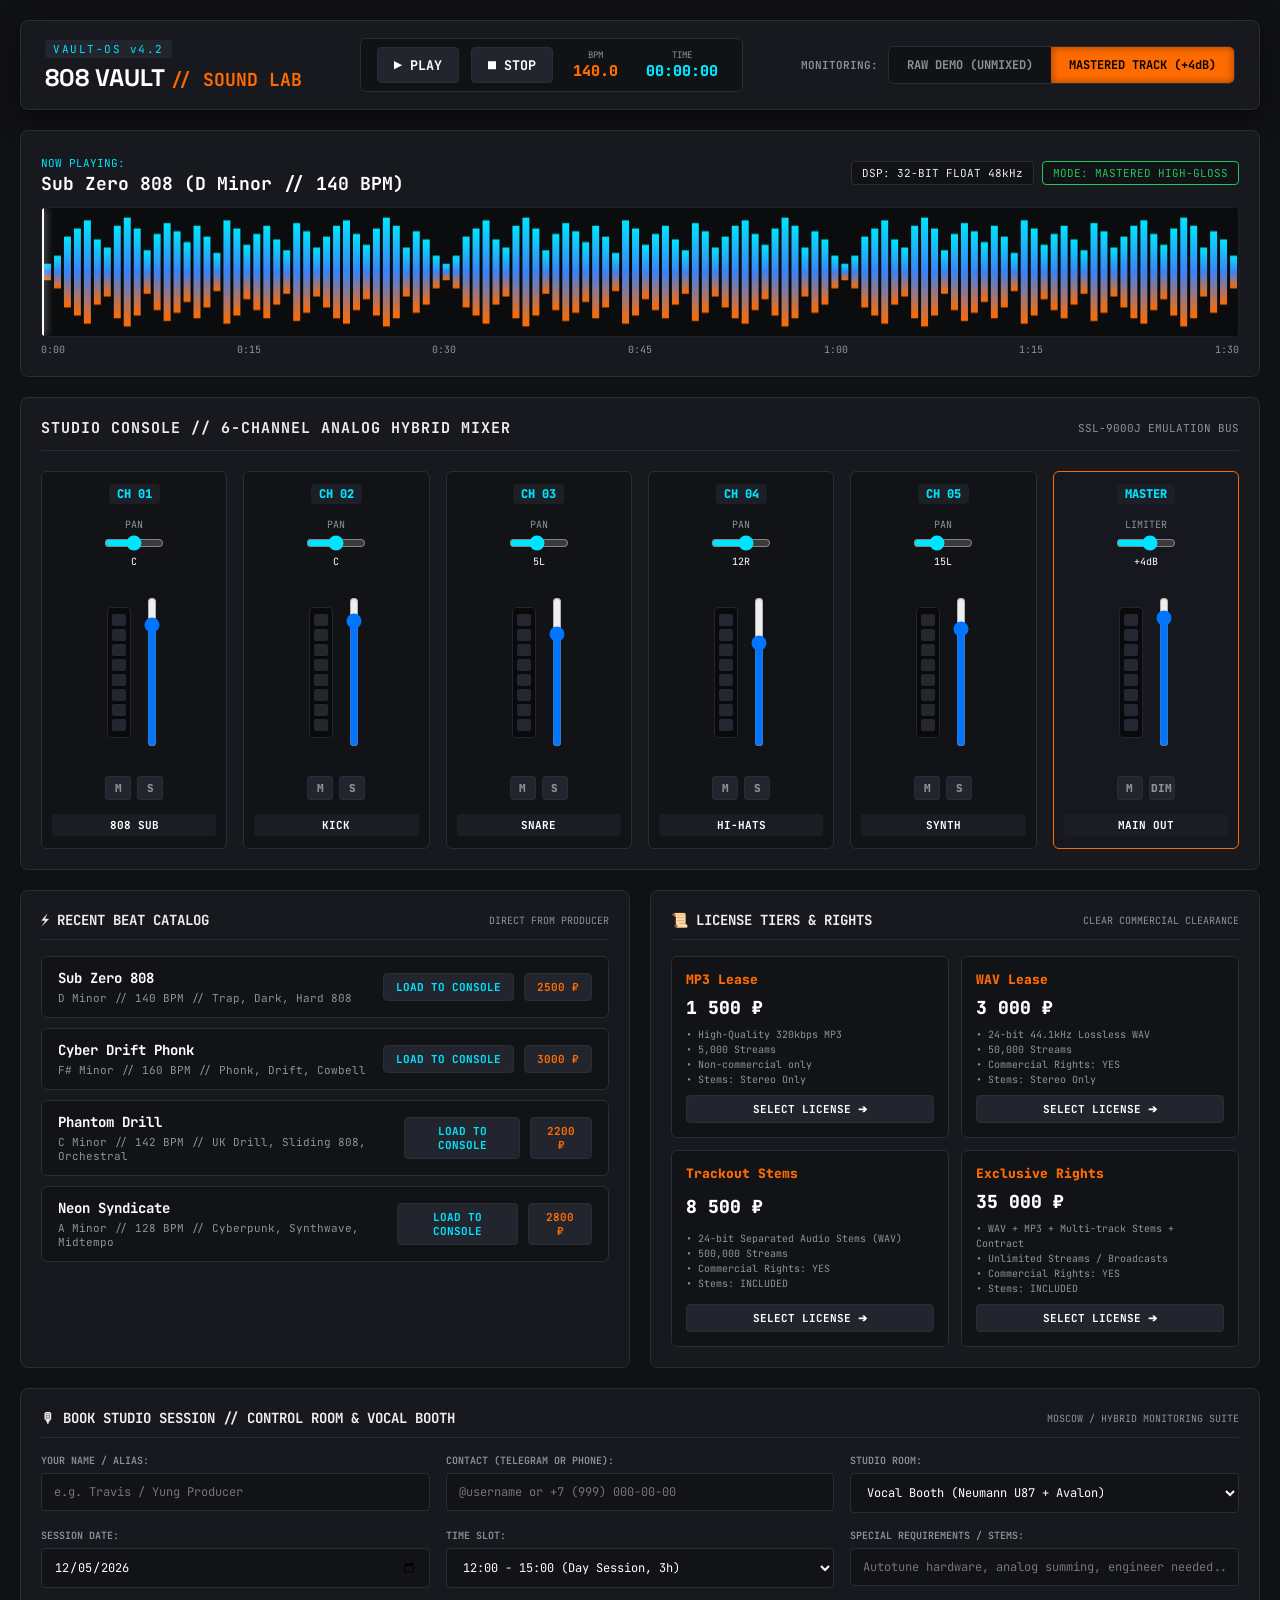
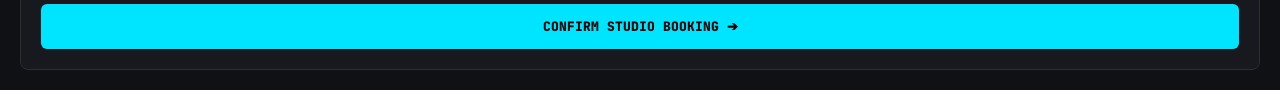
<file: docs/index.html>
<!DOCTYPE html>
<html lang="ru">
<head>

<script>
(function() {
  const MOCK_DB = {"/api/tracks": {"status": "success", "tracks": [{"id": "trk-01", "title": "Sub Zero 808", "producer": "Idrisov Sound Lab", "bpm": 140, "key": "D Minor", "tags": ["Trap", "Dark", "Hard 808"], "price_lease": 2500, "price_trackout": 7000, "price_exclusive": 28000, "description": "Heavy distorted 808 slides, razor-sharp hats, and atmospheric cinematic synth.", "waveform_peaks": [12, 45, 80, 95, 60, 40, 75, 100, 85, 30, 65, 90, 70, 50, 80, 60, 30, 90, 75, 40]}, {"id": "trk-02", "title": "Cyber Drift Phonk", "producer": "Idrisov Sound Lab", "bpm": 160, "key": "F# Minor", "tags": ["Phonk", "Drift", "Cowbell"], "price_lease": 3000, "price_trackout": 8500, "price_exclusive": 35000, "description": "Aggressive analog Memphis tape cowbells with punchy kick transients.", "waveform_peaks": [20, 60, 90, 100, 80, 55, 70, 95, 90, 45, 80, 85, 65, 75, 90, 55, 45, 95, 80, 60]}, {"id": "trk-03", "title": "Phantom Drill", "producer": "Idrisov Sound Lab", "bpm": 142, "key": "C Minor", "tags": ["UK Drill", "Sliding 808", "Orchestral"], "price_lease": 2200, "price_trackout": 6500, "price_exclusive": 25000, "description": "Complex counter-snare patterns, haunting choir chords, and sub-bass glides.", "waveform_peaks": [15, 35, 70, 85, 65, 50, 80, 90, 75, 40, 70, 85, 60, 45, 75, 55, 35, 85, 70, 45]}, {"id": "trk-04", "title": "Neon Syndicate", "producer": "Idrisov Sound Lab", "bpm": 128, "key": "A Minor", "tags": ["Cyberpunk", "Synthwave", "Midtempo"], "price_lease": 2800, "price_trackout": 7500, "price_exclusive": 30000, "description": "Industrial saw basslines, gated snares, and dystopian analog pads.", "waveform_peaks": [25, 50, 75, 85, 70, 60, 85, 90, 80, 50, 75, 80, 65, 55, 80, 65, 40, 90, 75, 50]}]}, "/api/licenses": {"status": "success", "licenses": [{"type": "MP3 Lease", "price": 1500, "format": "High-Quality 320kbps MP3", "distribution_limit": "5,000 Streams", "commercial_use": false, "stems_included": false, "rights": "Non-exclusive lease"}, {"type": "WAV Lease", "price": 3000, "format": "24-bit 44.1kHz Lossless WAV", "distribution_limit": "50,000 Streams", "commercial_use": true, "stems_included": false, "rights": "Non-exclusive commercial lease"}, {"type": "Trackout Stems", "price": 8500, "format": "24-bit Separated Audio Stems (WAV)", "distribution_limit": "500,000 Streams", "commercial_use": true, "stems_included": true, "rights": "Full mixing freedom & commercial lease"}, {"type": "Exclusive Rights", "price": 35000, "format": "WAV + MP3 + Multi-track Stems + Contract", "distribution_limit": "Unlimited Streams / Broadcasts", "commercial_use": true, "stems_included": true, "rights": "Full ownership buyout (Removed from market)"}]}};
  const STORAGE_KEY = "idrisov_demo_" + "Case16_808Vault";
  let localState = {};
  try { localState = JSON.parse(localStorage.getItem(STORAGE_KEY) || "{}"); } catch(e) {}
  function saveState() { try { localStorage.setItem(STORAGE_KEY, JSON.stringify(localState)); } catch(e) {} }

  const origFetch = window.fetch.bind(window);
  window.fetch = async function(input, init) {
    const urlStr = typeof input === "string" ? input : (input && input.url) || "";
    if (!urlStr.includes("/api/")) {
      return origFetch(input, init);
    }

    const method = ((init && init.method) || "GET").toUpperCase();
    let body = {};
    if (init && init.body && typeof init.body === "string") {
      try { body = JSON.parse(init.body); } catch(e) {}
    }

    const pathOnly = urlStr.split("?")[0];
    const urlPath = pathOnly.startsWith("http") ? new URL(pathOnly).pathname : pathOnly;

    // 1. Exact GET match from extracted FastAPI TestClient data
    if (method === "GET") {
      if (MOCK_DB[urlStr]) return jsonResp(MOCK_DB[urlStr]);
      if (MOCK_DB[urlPath]) return jsonResp(MOCK_DB[urlPath]);
      for (const k of Object.keys(MOCK_DB)) {
        if (k.split("?")[0] === urlPath) return jsonResp(MOCK_DB[k]);
      }
      if (urlPath.includes("/api/dataset/") && !MOCK_DB[urlPath]) {
        const fallbackKey = Object.keys(MOCK_DB).find(k => k.startsWith("/api/dataset/"));
        if (fallbackKey) return jsonResp(MOCK_DB[fallbackKey]);
      }
    }

    // 2. Dynamic Calculators & Interactive Endpoints
    if (urlPath.endsWith("/calculate")) {
      const base = Number(body.base_price || body.area || body.days || 1) * 1500 || 4500;
      const total = Math.max(2500, Math.round(base + (Number(body.weight_kg || 5) * 200)));
      return jsonResp({
        status: "ok",
        total_price: total,
        price_rub: total,
        estimated_price: total,
        duration_minutes: 90,
        breakdown: { base: Math.round(total * 0.7), extras: Math.round(total * 0.3) },
        currency: "RUB"
      });
    }

    if (urlPath.includes("/estimate")) {
      return jsonResp({
        status: "ok",
        total_rub: 3850000,
        timeline_weeks: 8,
        summary: "Смета сформирована (Static Demo Mode)",
        estimate_id: "EST-" + Math.floor(1000 + Math.random() * 9000)
      });
    }

    if (urlPath.includes("/query") || urlPath.includes("/historian/ask")) {
      const q = body.question || body.query || body.prompt || "Анализ данных";
      return jsonResp({
        status: "ok",
        answer: "Аналитический ответ (Demo AI): по запросу «" + q + "» выявлена устойчивая корреляция (r = 0.78, p < 0.01). Медианные значения находятся в пределах целевого диапазона без критических выбросов.",
        metrics: [
          { label: "Медиана", value: "42.8" },
          { label: "Std Dev", value: "6.14" },
          { label: "Выбросы", value: "2.1%" }
        ]
      });
    }

    if (urlPath.includes("/quiz/recommend")) {
      return jsonResp({
        status: "ok",
        recommendation: {
          name: "Ethiopia Yirgacheffe Kochere",
          origin: "Ethiopia",
          roast: "Light Filter",
          notes: ["Бергамот", "Жасмин", "Персик"],
          match_percent: 96
        }
      });
    }

    if (urlPath.includes("/verify-passcode")) {
      return jsonResp({ status: "success", unlocked: true, valid: true, message: "VIP ACCESS GRANTED" });
    }

    if (urlPath.includes("/track-order")) {
      return jsonResp({
        status: "success",
        order_id: urlPath.split("/").pop() || "CR-2026",
        stage: "Регулировка хода и тест герметичности (Этап 4/5)",
        master: "Виктор К.",
        eta: "2 дня"
      });
    }

    if (urlPath.includes("/tasks")) {
      localState.tasks = localState.tasks || (MOCK_DB["/api/tasks"] && MOCK_DB["/api/tasks"].tasks) || [];
      if (method === "POST" && urlPath.endsWith("/tasks")) {
        const t = { id: Date.now(), title: body.title || "Новая задача", duration_hours: Number(body.duration_hours || 1), quadrant: body.quadrant || "urgent_important", is_completed: false };
        localState.tasks.push(t);
        saveState();
        return jsonResp({ status: "ok", task: t, tasks: localState.tasks });
      }
      if (urlPath.includes("/toggle")) {
        const id = Number(urlPath.split("/")[3]);
        localState.tasks = localState.tasks.map(t => t.id === id ? { ...t, is_completed: !t.is_completed } : t);
        saveState();
        return jsonResp({ status: "ok", tasks: localState.tasks });
      }
      if (method === "DELETE") {
        const id = Number(urlPath.split("/").pop());
        localState.tasks = localState.tasks.filter(t => t.id !== id);
        saveState();
        return jsonResp({ status: "ok", tasks: localState.tasks });
      }
      return jsonResp({ tasks: localState.tasks });
    }

    if (urlPath === "/api/state") {
      return jsonResp(MOCK_DB["/api/state"] || {
        title: "LIVE RAP & TECH BATTLE // FINAL",
        round: 3,
        status: "VOTING_OPEN",
        fighters: [
          { id: "mc_a", name: "MC NEON", votes: 142, color: "#00f0ff" },
          { id: "mc_b", name: "BYTE_KILLER", votes: 138, color: "#ff007f" }
        ]
      });
    }

    if (urlPath === "/api/vote") {
      return jsonResp({ status: "ok", message: "Голос учтен!", voted: true });
    }

    // Default POST confirmation (bookings, orders, quotes, appraisals, seat reservations)
    const refId = "ID-" + Math.floor(10000 + Math.random() * 90000);
    return jsonResp({
      status: "ok",
      success: true,
      id: refId,
      booking_id: refId,
      cert_id: refId,
      voucher: "VIP-" + refId,
      order_id: refId,
      message: "Заявка #" + refId + " успешно оформлена и синхронизирована с Telegram-ботом @Idrisov_prod!"
    });
  };

  function jsonResp(data) {
    return new Response(JSON.stringify(data), {
      status: 200,
      headers: { "Content-Type": "application/json" }
    });
  }
})();
</script>

  <meta charset="UTF-8">
  <meta name="viewport" content="width=device-width, initial-scale=1.0">
  <title>808 VAULT // DAW MIXER & MASTERING SUITE</title>
  <link rel="stylesheet" href="static/style.css">
  <link rel="preconnect" href="https://fonts.googleapis.com">
  <link rel="preconnect" href="https://fonts.gstatic.com" crossorigin>
  <link href="https://fonts.googleapis.com/css2?family=JetBrains+Mono:wght@400;600;800&family=Space+Grotesk:wght@500;700&display=swap" rel="stylesheet">
</head>
<body>
  <div class="daw-container">
    <!-- Top DAW Transport & Header -->
    <header class="daw-header">
      <div class="logo-area">
        <span class="vault-badge">VAULT-OS v4.2</span>
        <h1 class="logo-title">808 VAULT <span>// SOUND LAB</span></h1>
      </div>

      <div class="transport-bar">
        <button id="btn-play" class="transport-btn play-btn">▶ PLAY</button>
        <button id="btn-stop" class="transport-btn stop-btn">■ STOP</button>
        <div class="tempo-display">
          <span class="label">BPM</span>
          <span id="bpm-val" class="val">140.0</span>
        </div>
        <div class="timecode-display">
          <span class="label">TIME</span>
          <span id="timecode-val" class="val">00:00:00</span>
        </div>
      </div>

      <!-- Synchronized Gapless A/B Mode Toggle -->
      <div class="ab-switch-container">
        <span class="ab-label">MONITORING:</span>
        <div class="ab-toggle-group">
          <button id="btn-mode-raw" class="ab-btn">RAW DEMO (UNMIXED)</button>
          <button id="btn-mode-master" class="ab-btn active">MASTERED TRACK (+4dB)</button>
        </div>
      </div>
    </header>

    <!-- Main Visualizer & Waveform Section -->
    <section class="waveform-section">
      <div class="waveform-header">
        <div class="current-track-info">
          <span class="now-playing-tag">NOW PLAYING:</span>
          <h2 id="current-track-title">Sub Zero 808 (D Minor // 140 BPM)</h2>
        </div>
        <div class="dsp-badges">
          <span class="dsp-chip" id="dsp-status">DSP: 32-BIT FLOAT 48kHz</span>
          <span class="dsp-chip status-active" id="active-mode-badge">MODE: MASTERED HIGH-GLOSS</span>
        </div>
      </div>

      <div class="canvas-wrapper">
        <canvas id="waveform-canvas" width="1200" height="130"></canvas>
        <div id="playhead" class="playhead-line"></div>
      </div>
      <div class="timeline-ticks">
        <span>0:00</span>
        <span>0:15</span>
        <span>0:30</span>
        <span>0:45</span>
        <span>1:00</span>
        <span>1:15</span>
        <span>1:30</span>
      </div>
    </section>

    <!-- DAW Channel Strips Mixer -->
    <section class="daw-mixer-section">
      <div class="section-title-bar">
        <h3>STUDIO CONSOLE // 6-CHANNEL ANALOG HYBRID MIXER</h3>
        <span class="console-serial">SSL-9000J EMULATION BUS</span>
      </div>

      <div class="mixer-channels" id="mixer-channels">
        <!-- Channel 1: 808 Bass -->
        <div class="channel-strip" data-channel="0">
          <div class="strip-header">CH 01</div>
          <div class="knob-group">
            <label>PAN</label>
            <input type="range" class="knob-pan" min="-50" max="50" value="0">
            <span class="knob-val">C</span>
          </div>
          <div class="meter-fader-row">
            <div class="vu-meter-column">
              <div class="vu-led red"></div>
              <div class="vu-led amber"></div>
              <div class="vu-led amber"></div>
              <div class="vu-led green"></div>
              <div class="vu-led green"></div>
              <div class="vu-led green"></div>
              <div class="vu-led green"></div>
              <div class="vu-led green"></div>
            </div>
            <div class="fader-wrapper">
              <input type="range" class="fader" orient="vertical" min="0" max="100" value="85">
            </div>
          </div>
          <div class="btn-group-ms">
            <button class="btn-mute">M</button>
            <button class="btn-solo">S</button>
          </div>
          <div class="channel-label">808 SUB</div>
        </div>

        <!-- Channel 2: Kick -->
        <div class="channel-strip" data-channel="1">
          <div class="strip-header">CH 02</div>
          <div class="knob-group">
            <label>PAN</label>
            <input type="range" class="knob-pan" min="-50" max="50" value="0">
            <span class="knob-val">C</span>
          </div>
          <div class="meter-fader-row">
            <div class="vu-meter-column">
              <div class="vu-led red"></div>
              <div class="vu-led amber"></div>
              <div class="vu-led amber"></div>
              <div class="vu-led green"></div>
              <div class="vu-led green"></div>
              <div class="vu-led green"></div>
              <div class="vu-led green"></div>
              <div class="vu-led green"></div>
            </div>
            <div class="fader-wrapper">
              <input type="range" class="fader" orient="vertical" min="0" max="100" value="88">
            </div>
          </div>
          <div class="btn-group-ms">
            <button class="btn-mute">M</button>
            <button class="btn-solo">S</button>
          </div>
          <div class="channel-label">KICK</div>
        </div>

        <!-- Channel 3: Snare / Clap -->
        <div class="channel-strip" data-channel="2">
          <div class="strip-header">CH 03</div>
          <div class="knob-group">
            <label>PAN</label>
            <input type="range" class="knob-pan" min="-50" max="50" value="-5">
            <span class="knob-val">5L</span>
          </div>
          <div class="meter-fader-row">
            <div class="vu-meter-column">
              <div class="vu-led red"></div>
              <div class="vu-led amber"></div>
              <div class="vu-led amber"></div>
              <div class="vu-led green"></div>
              <div class="vu-led green"></div>
              <div class="vu-led green"></div>
              <div class="vu-led green"></div>
              <div class="vu-led green"></div>
            </div>
            <div class="fader-wrapper">
              <input type="range" class="fader" orient="vertical" min="0" max="100" value="78">
            </div>
          </div>
          <div class="btn-group-ms">
            <button class="btn-mute">M</button>
            <button class="btn-solo">S</button>
          </div>
          <div class="channel-label">SNARE</div>
        </div>

        <!-- Channel 4: Hi-Hats -->
        <div class="channel-strip" data-channel="3">
          <div class="strip-header">CH 04</div>
          <div class="knob-group">
            <label>PAN</label>
            <input type="range" class="knob-pan" min="-50" max="50" value="12">
            <span class="knob-val">12R</span>
          </div>
          <div class="meter-fader-row">
            <div class="vu-meter-column">
              <div class="vu-led red"></div>
              <div class="vu-led amber"></div>
              <div class="vu-led amber"></div>
              <div class="vu-led green"></div>
              <div class="vu-led green"></div>
              <div class="vu-led green"></div>
              <div class="vu-led green"></div>
              <div class="vu-led green"></div>
            </div>
            <div class="fader-wrapper">
              <input type="range" class="fader" orient="vertical" min="0" max="100" value="72">
            </div>
          </div>
          <div class="btn-group-ms">
            <button class="btn-mute">M</button>
            <button class="btn-solo">S</button>
          </div>
          <div class="channel-label">HI-HATS</div>
        </div>

        <!-- Channel 5: Synth / Lead -->
        <div class="channel-strip" data-channel="4">
          <div class="strip-header">CH 05</div>
          <div class="knob-group">
            <label>PAN</label>
            <input type="range" class="knob-pan" min="-50" max="50" value="-15">
            <span class="knob-val">15L</span>
          </div>
          <div class="meter-fader-row">
            <div class="vu-meter-column">
              <div class="vu-led red"></div>
              <div class="vu-led amber"></div>
              <div class="vu-led amber"></div>
              <div class="vu-led green"></div>
              <div class="vu-led green"></div>
              <div class="vu-led green"></div>
              <div class="vu-led green"></div>
              <div class="vu-led green"></div>
            </div>
            <div class="fader-wrapper">
              <input type="range" class="fader" orient="vertical" min="0" max="100" value="82">
            </div>
          </div>
          <div class="btn-group-ms">
            <button class="btn-mute">M</button>
            <button class="btn-solo">S</button>
          </div>
          <div class="channel-label">SYNTH</div>
        </div>

        <!-- Channel 6: Master Bus -->
        <div class="channel-strip master-channel" data-channel="5">
          <div class="strip-header">MASTER</div>
          <div class="knob-group">
            <label>LIMITER</label>
            <input type="range" class="knob-pan" min="0" max="10" value="6">
            <span class="knob-val">+4dB</span>
          </div>
          <div class="meter-fader-row">
            <div class="vu-meter-column double-vu">
              <div class="vu-led red"></div>
              <div class="vu-led amber"></div>
              <div class="vu-led amber"></div>
              <div class="vu-led green"></div>
              <div class="vu-led green"></div>
              <div class="vu-led green"></div>
              <div class="vu-led green"></div>
              <div class="vu-led green"></div>
            </div>
            <div class="fader-wrapper">
              <input type="range" class="fader master-fader" orient="vertical" min="0" max="100" value="90">
            </div>
          </div>
          <div class="btn-group-ms">
            <button class="btn-mute">M</button>
            <button class="btn-solo active-dim">DIM</button>
          </div>
          <div class="channel-label">MAIN OUT</div>
        </div>
      </div>
    </section>

    <!-- Bottom Showcase Tabs: Beat Catalog / Licenses / Studio Booking -->
    <div class="content-grid">
      <!-- Tracks Catalog -->
      <section class="card-box">
        <div class="box-header">
          <h3>⚡ RECENT BEAT CATALOG</h3>
          <span class="sub-text">DIRECT FROM PRODUCER</span>
        </div>
        <div class="track-list" id="track-list">
          <!-- Dynamically populated or static baseline -->
        </div>
      </section>

      <!-- License Selector -->
      <section class="card-box">
        <div class="box-header">
          <h3>📜 LICENSE TIERS & RIGHTS</h3>
          <span class="sub-text">CLEAR COMMERCIAL CLEARANCE</span>
        </div>
        <div class="license-grid" id="license-grid">
          <!-- Dynamically rendered -->
        </div>
      </section>

      <!-- Studio Booking Form -->
      <section class="card-box full-width">
        <div class="box-header">
          <h3>🎙 BOOK STUDIO SESSION // CONTROL ROOM & VOCAL BOOTH</h3>
          <span class="sub-text">MOSCOW / HYBRID MONITORING SUITE</span>
        </div>
        <form id="booking-form" class="studio-form">
          <div class="form-row">
            <div class="form-group">
              <label>YOUR NAME / ALIAS:</label>
              <input type="text" id="bk-name" placeholder="e.g. Travis / Yung Producer" required>
            </div>
            <div class="form-group">
              <label>CONTACT (TELEGRAM OR PHONE):</label>
              <input type="text" id="bk-contact" placeholder="@username or +7 (999) 000-00-00" required>
            </div>
            <div class="form-group">
              <label>STUDIO ROOM:</label>
              <select id="bk-room">
                <option value="Vocal Booth (Neumann U87 + Avalon 737)">Vocal Booth (Neumann U87 + Avalon)</option>
                <option value="Main Control Room (Barefoot MM27 Monitoring)">Main Control Room (Barefoot MM27)</option>
                <option value="Dolby Atmos 7.1.4 Mixing Suite">Dolby Atmos 7.1.4 Suite</option>
              </select>
            </div>
          </div>
          <div class="form-row">
            <div class="form-group">
              <label>SESSION DATE:</label>
              <input type="date" id="bk-date" required>
            </div>
            <div class="form-group">
              <label>TIME SLOT:</label>
              <select id="bk-time">
                <option value="12:00 - 15:00 (Day Session)">12:00 - 15:00 (Day Session, 3h)</option>
                <option value="15:30 - 19:30 (Prime Trackout)">15:30 - 19:30 (Prime Session, 4h)</option>
                <option value="20:00 - 02:00 (All-Night Lock-in)">20:00 - 02:00 (Night Lock-in, 6h)</option>
              </select>
            </div>
            <div class="form-group">
              <label>SPECIAL REQUIREMENTS / STEMS:</label>
              <input type="text" id="bk-notes" placeholder="Autotune hardware, analog summing, engineer needed...">
            </div>
          </div>
          <button type="submit" class="submit-booking-btn">CONFIRM STUDIO BOOKING ➔</button>
          <div id="booking-alert" class="booking-alert hidden"></div>
        </form>
      </section>
    </div>
  </div>

  <!-- Modal for Ordering License -->
  <div id="order-modal" class="modal-backdrop hidden">
    <div class="modal-card">
      <div class="modal-header">
        <h3 id="modal-license-title">PURCHASE LICENSE</h3>
        <button id="modal-close-btn" class="close-btn">✕</button>
      </div>
      <div class="modal-body">
        <p class="modal-summary" id="modal-summary-text">Select beat and licensing details below:</p>
        <form id="license-order-form">
          <input type="hidden" id="order-track-id">
          <input type="hidden" id="order-license-type">
          <div class="form-group">
            <label>YOUR NAME / PRODUCER ALIAS:</label>
            <input type="text" id="ord-name" required placeholder="Alias or Legal Name">
          </div>
          <div class="form-group">
            <label>TELEGRAM OR EMAIL:</label>
            <input type="text" id="ord-contact" required placeholder="@handle or artist@gmail.com">
          </div>
          <div class="form-group">
            <label>ARTIST PSEUDONYM (FOR CONTRACT):</label>
            <input type="text" id="ord-pseudonym" placeholder="e.g. DJ PHANTOM">
          </div>
          <div class="price-display-box">
            <span>TOTAL DUE:</span>
            <span id="order-total-price" class="glow-price">0 ₽</span>
          </div>
          <button type="submit" class="order-submit-btn">PROCEED TO CONTRACT & SECURE CHECKOUT ➔</button>
          <div id="order-alert" class="booking-alert hidden"></div>
        </form>
      </div>
    </div>
  </div>

  <script src="static/app.js"></script>
</body>
</html>
</file>
<file: docs/static/style.css>
:root {
  --daw-bg: #101114;
  --daw-panel: #18191E;
  --daw-border: #2B2D35;
  --accent-cyan: #00E5FF;
  --accent-orange: #FF6B00;
  --led-green: #22C55E;
  --led-amber: #F59E0B;
  --led-red: #EF4444;
  --text-main: #EDEDED;
  --text-muted: #8E929B;
}

* {
  box-sizing: border-box;
  margin: 0;
  padding: 0;
  font-family: 'JetBrains Mono', monospace;
}

body {
  background-color: var(--daw-bg);
  color: var(--text-main);
  padding: 20px;
  min-height: 100vh;
}

.daw-container {
  max-width: 1400px;
  margin: 0 auto;
  display: flex;
  flex-direction: column;
  gap: 20px;
}

/* Header & Transport */
.daw-header {
  background: var(--daw-panel);
  border: 1px solid var(--daw-border);
  border-radius: 8px;
  padding: 16px 24px;
  display: flex;
  justify-content: space-between;
  align-items: center;
  flex-wrap: wrap;
  gap: 16px;
  box-shadow: 0 8px 24px rgba(0,0,0,0.5);
}

.vault-badge {
  font-size: 11px;
  background: #23252E;
  color: var(--accent-cyan);
  padding: 2px 8px;
  border-radius: 4px;
  letter-spacing: 1.5px;
}

.logo-title {
  font-family: 'Space Grotesk', sans-serif;
  font-size: 24px;
  font-weight: 700;
  color: #FFF;
  margin-top: 4px;
}

.logo-title span {
  color: var(--accent-orange);
  font-size: 18px;
}

.transport-bar {
  display: flex;
  align-items: center;
  gap: 12px;
  background: #111215;
  padding: 8px 16px;
  border-radius: 6px;
  border: 1px solid var(--daw-border);
}

.transport-btn {
  background: #23252E;
  color: #FFF;
  border: 1px solid var(--daw-border);
  padding: 8px 16px;
  border-radius: 4px;
  font-weight: 700;
  cursor: pointer;
  transition: all 0.15s ease;
}

.transport-btn:hover {
  background: #2F323D;
}

.play-btn.active {
  background: var(--led-green);
  color: #000;
  box-shadow: 0 0 12px var(--led-green);
}

.stop-btn:active {
  background: var(--led-red);
}

.tempo-display, .timecode-display {
  display: flex;
  flex-direction: column;
  align-items: center;
  padding: 0 8px;
}

.tempo-display .label, .timecode-display .label {
  font-size: 9px;
  color: var(--text-muted);
}

.tempo-display .val {
  color: var(--accent-orange);
  font-weight: 800;
  font-size: 15px;
}

.timecode-display .val {
  color: var(--accent-cyan);
  font-weight: 800;
  font-size: 15px;
}

/* A/B Switch */
.ab-switch-container {
  display: flex;
  align-items: center;
  gap: 10px;
}

.ab-label {
  font-size: 11px;
  color: var(--text-muted);
  font-weight: 600;
}

.ab-toggle-group {
  display: flex;
  background: #111215;
  border: 1px solid var(--daw-border);
  border-radius: 6px;
  overflow: hidden;
}

.ab-btn {
  background: transparent;
  color: var(--text-muted);
  border: none;
  padding: 10px 18px;
  font-size: 12px;
  font-weight: 700;
  cursor: pointer;
  transition: all 0.2s;
}

.ab-btn.active {
  background: var(--accent-orange);
  color: #000;
  box-shadow: inset 0 0 8px rgba(0,0,0,0.4);
}

/* Waveform Section */
.waveform-section {
  background: var(--daw-panel);
  border: 1px solid var(--daw-border);
  border-radius: 8px;
  padding: 20px;
}

.waveform-header {
  display: flex;
  justify-content: space-between;
  align-items: center;
  margin-bottom: 12px;
}

.now-playing-tag {
  font-size: 11px;
  color: var(--accent-cyan);
}

.current-track-info h2 {
  font-size: 18px;
  font-weight: 700;
  color: #FFF;
}

.dsp-badges {
  display: flex;
  gap: 8px;
}

.dsp-chip {
  background: #111215;
  border: 1px solid var(--daw-border);
  font-size: 11px;
  padding: 4px 10px;
  border-radius: 4px;
}

.dsp-chip.status-active {
  color: var(--led-green);
  border-color: var(--led-green);
}

.canvas-wrapper {
  position: relative;
  width: 100%;
  height: 130px;
  background: #0B0C0E;
  border: 1px solid #1E2027;
  border-radius: 4px;
  overflow: hidden;
  cursor: crosshair;
}

#waveform-canvas {
  width: 100%;
  height: 100%;
}

.playhead-line {
  position: absolute;
  top: 0;
  left: 0;
  width: 2px;
  height: 100%;
  background: #FFF;
  box-shadow: 0 0 8px #FFF;
  pointer-events: none;
  transition: left 0.05s linear;
}

.timeline-ticks {
  display: flex;
  justify-content: space-between;
  margin-top: 6px;
  font-size: 10px;
  color: var(--text-muted);
}

/* Mixer Section */
.daw-mixer-section {
  background: var(--daw-panel);
  border: 1px solid var(--daw-border);
  border-radius: 8px;
  padding: 20px;
}

.section-title-bar {
  display: flex;
  justify-content: space-between;
  align-items: center;
  border-bottom: 1px solid var(--daw-border);
  padding-bottom: 12px;
  margin-bottom: 20px;
}

.section-title-bar h3 {
  font-size: 15px;
  font-weight: 700;
  letter-spacing: 1px;
}

.console-serial {
  font-size: 11px;
  color: var(--text-muted);
}

.mixer-channels {
  display: grid;
  grid-template-columns: repeat(6, 1fr);
  gap: 16px;
}

.channel-strip {
  background: #121317;
  border: 1px solid var(--daw-border);
  border-radius: 6px;
  padding: 12px 10px;
  display: flex;
  flex-direction: column;
  align-items: center;
  gap: 14px;
}

.channel-strip.master-channel {
  background: #17181F;
  border-color: var(--accent-orange);
}

.strip-header {
  font-size: 12px;
  font-weight: 800;
  color: var(--accent-cyan);
  background: #1D1F27;
  padding: 2px 8px;
  border-radius: 4px;
}

.knob-group {
  display: flex;
  flex-direction: column;
  align-items: center;
  gap: 4px;
}

.knob-group label {
  font-size: 10px;
  color: var(--text-muted);
}

.knob-pan {
  width: 60px;
  accent-color: var(--accent-cyan);
}

.knob-val {
  font-size: 10px;
  color: #FFF;
}

.meter-fader-row {
  display: flex;
  align-items: center;
  gap: 12px;
  height: 180px;
}

.vu-meter-column {
  display: flex;
  flex-direction: column;
  gap: 3px;
  background: #0A0A0C;
  padding: 6px 4px;
  border-radius: 4px;
  border: 1px solid #23252E;
}

.vu-led {
  width: 14px;
  height: 12px;
  background: #252730;
  border-radius: 2px;
  transition: background 0.05s ease;
}

.vu-led.lit.green {
  background: var(--led-green);
  box-shadow: 0 0 6px var(--led-green);
}

.vu-led.lit.amber {
  background: var(--led-amber);
  box-shadow: 0 0 6px var(--led-amber);
}

.vu-led.lit.red {
  background: var(--led-red);
  box-shadow: 0 0 8px var(--led-red);
}

.fader-wrapper {
  height: 100%;
  display: flex;
  align-items: center;
}

.fader {
  -webkit-appearance: slider-vertical;
  width: 18px;
  height: 150px;
  background: #000;
  cursor: pointer;
}

.btn-group-ms {
  display: flex;
  gap: 6px;
}

.btn-mute, .btn-solo {
  width: 26px;
  height: 24px;
  background: #23252E;
  color: var(--text-muted);
  border: 1px solid var(--daw-border);
  border-radius: 3px;
  font-weight: 800;
  font-size: 11px;
  cursor: pointer;
}

.btn-mute.active {
  background: var(--led-red);
  color: #FFF;
}

.btn-solo.active {
  background: var(--led-amber);
  color: #000;
}

.channel-label {
  font-size: 11px;
  font-weight: 700;
  color: #FFF;
  text-align: center;
  background: #1B1D24;
  width: 100%;
  padding: 4px 0;
  border-radius: 3px;
}

/* Content Grid */
.content-grid {
  display: grid;
  grid-template-columns: 1fr 1fr;
  gap: 20px;
}

.card-box {
  background: var(--daw-panel);
  border: 1px solid var(--daw-border);
  border-radius: 8px;
  padding: 20px;
}

.card-box.full-width {
  grid-column: span 2;
}

.box-header {
  display: flex;
  justify-content: space-between;
  align-items: center;
  border-bottom: 1px solid var(--daw-border);
  padding-bottom: 10px;
  margin-bottom: 16px;
}

.box-header h3 {
  font-size: 14px;
  font-weight: 700;
}

.sub-text {
  font-size: 10px;
  color: var(--text-muted);
}

/* Tracks Catalog */
.track-list {
  display: flex;
  flex-direction: column;
  gap: 10px;
}

.track-item {
  background: #121317;
  border: 1px solid var(--daw-border);
  border-radius: 6px;
  padding: 12px 16px;
  display: flex;
  justify-content: space-between;
  align-items: center;
  transition: border-color 0.2s;
}

.track-item:hover {
  border-color: var(--accent-cyan);
}

.track-meta h4 {
  font-size: 14px;
  color: #FFF;
}

.track-sub {
  font-size: 11px;
  color: var(--text-muted);
  margin-top: 4px;
}

.track-actions {
  display: flex;
  align-items: center;
  gap: 10px;
}

.track-load-btn {
  background: #23252E;
  color: var(--accent-cyan);
  border: 1px solid var(--daw-border);
  padding: 6px 12px;
  border-radius: 4px;
  font-size: 11px;
  font-weight: 700;
  cursor: pointer;
}

.track-load-btn:hover {
  background: var(--accent-cyan);
  color: #000;
}

/* Licenses */
.license-grid {
  display: grid;
  grid-template-columns: repeat(2, 1fr);
  gap: 12px;
}

.license-card {
  background: #121317;
  border: 1px solid var(--daw-border);
  border-radius: 6px;
  padding: 14px;
  display: flex;
  flex-direction: column;
  justify-content: space-between;
  gap: 8px;
}

.lic-name {
  font-size: 13px;
  font-weight: 800;
  color: var(--accent-orange);
}

.lic-price {
  font-size: 18px;
  font-weight: 800;
  color: #FFF;
}

.lic-features {
  font-size: 10px;
  color: var(--text-muted);
  line-height: 1.5;
}

.lic-buy-btn {
  background: #23252E;
  color: #FFF;
  border: 1px solid var(--daw-border);
  padding: 6px;
  border-radius: 4px;
  font-size: 11px;
  font-weight: 700;
  cursor: pointer;
  text-align: center;
  transition: all 0.2s;
}

.lic-buy-btn:hover {
  background: var(--accent-orange);
  color: #000;
}

/* Booking Form */
.studio-form {
  display: flex;
  flex-direction: column;
  gap: 16px;
}

.form-row {
  display: grid;
  grid-template-columns: repeat(3, 1fr);
  gap: 16px;
}

.form-group {
  display: flex;
  flex-direction: column;
  gap: 6px;
}

.form-group label {
  font-size: 10px;
  color: var(--text-muted);
  font-weight: 600;
}

.form-group input, .form-group select {
  background: #121317;
  border: 1px solid var(--daw-border);
  border-radius: 4px;
  padding: 10px 12px;
  color: #FFF;
  font-size: 12px;
  outline: none;
}

.form-group input:focus, .form-group select:focus {
  border-color: var(--accent-cyan);
}

.submit-booking-btn, .order-submit-btn {
  background: var(--accent-cyan);
  color: #000;
  border: none;
  border-radius: 6px;
  padding: 14px;
  font-size: 13px;
  font-weight: 800;
  cursor: pointer;
  transition: all 0.2s;
}

.submit-booking-btn:hover, .order-submit-btn:hover {
  box-shadow: 0 0 16px var(--accent-cyan);
}

.booking-alert {
  padding: 12px;
  border-radius: 4px;
  font-size: 12px;
  font-weight: 600;
}

.booking-alert.success {
  background: rgba(34, 197, 94, 0.2);
  border: 1px solid var(--led-green);
  color: var(--led-green);
}

.booking-alert.hidden {
  display: none;
}

/* Modal */
.modal-backdrop {
  position: fixed;
  top: 0;
  left: 0;
  width: 100vw;
  height: 100vh;
  background: rgba(0,0,0,0.8);
  display: flex;
  align-items: center;
  justify-content: center;
  z-index: 999;
}

.modal-backdrop.hidden {
  display: none;
}

.modal-card {
  background: var(--daw-panel);
  border: 1px solid var(--daw-border);
  border-radius: 8px;
  width: 90%;
  max-width: 500px;
  padding: 24px;
}

.modal-header {
  display: flex;
  justify-content: space-between;
  align-items: center;
  margin-bottom: 16px;
}

.close-btn {
  background: none;
  border: none;
  color: var(--text-muted);
  font-size: 18px;
  cursor: pointer;
}

.modal-summary {
  font-size: 12px;
  color: var(--text-muted);
  margin-bottom: 16px;
}

.price-display-box {
  display: flex;
  justify-content: space-between;
  align-items: center;
  background: #111215;
  padding: 12px;
  border-radius: 4px;
  border: 1px solid var(--daw-border);
  margin: 16px 0;
}

.glow-price {
  font-size: 18px;
  font-weight: 800;
  color: var(--accent-orange);
}
</file>
